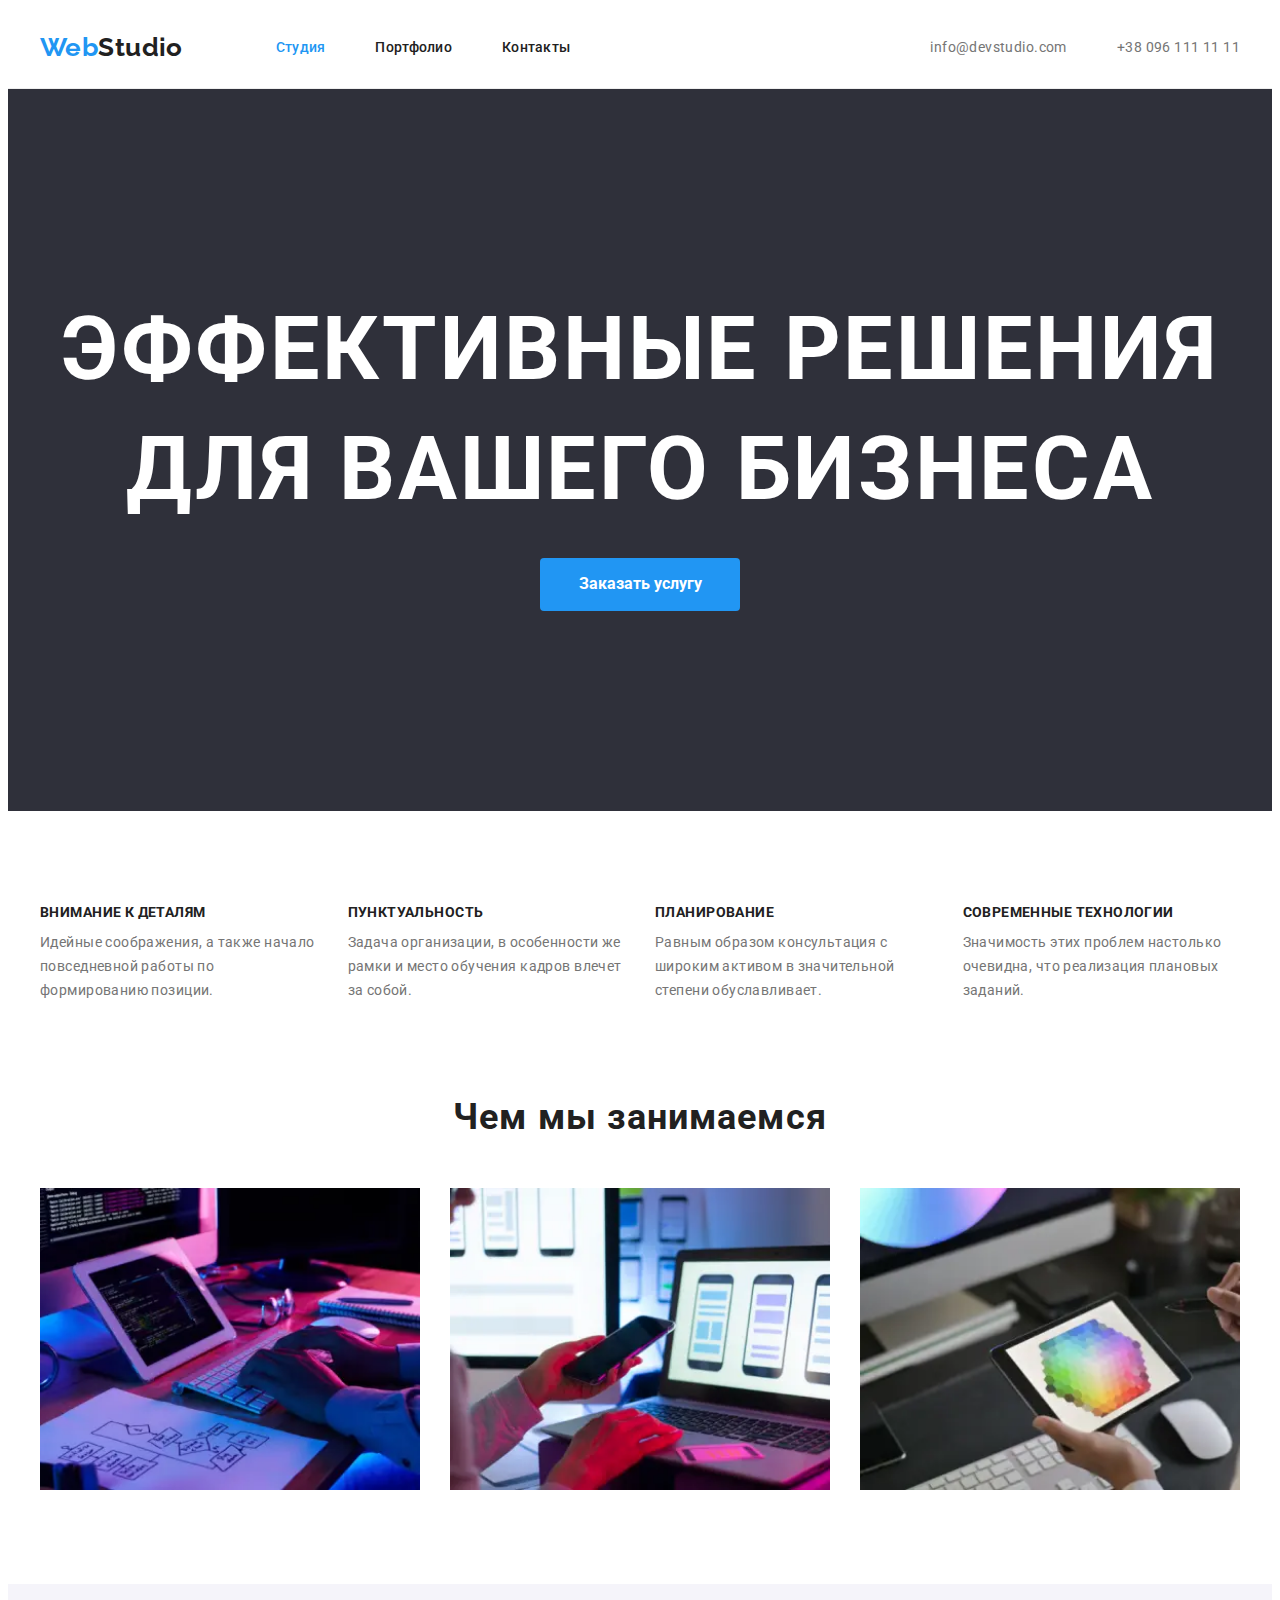
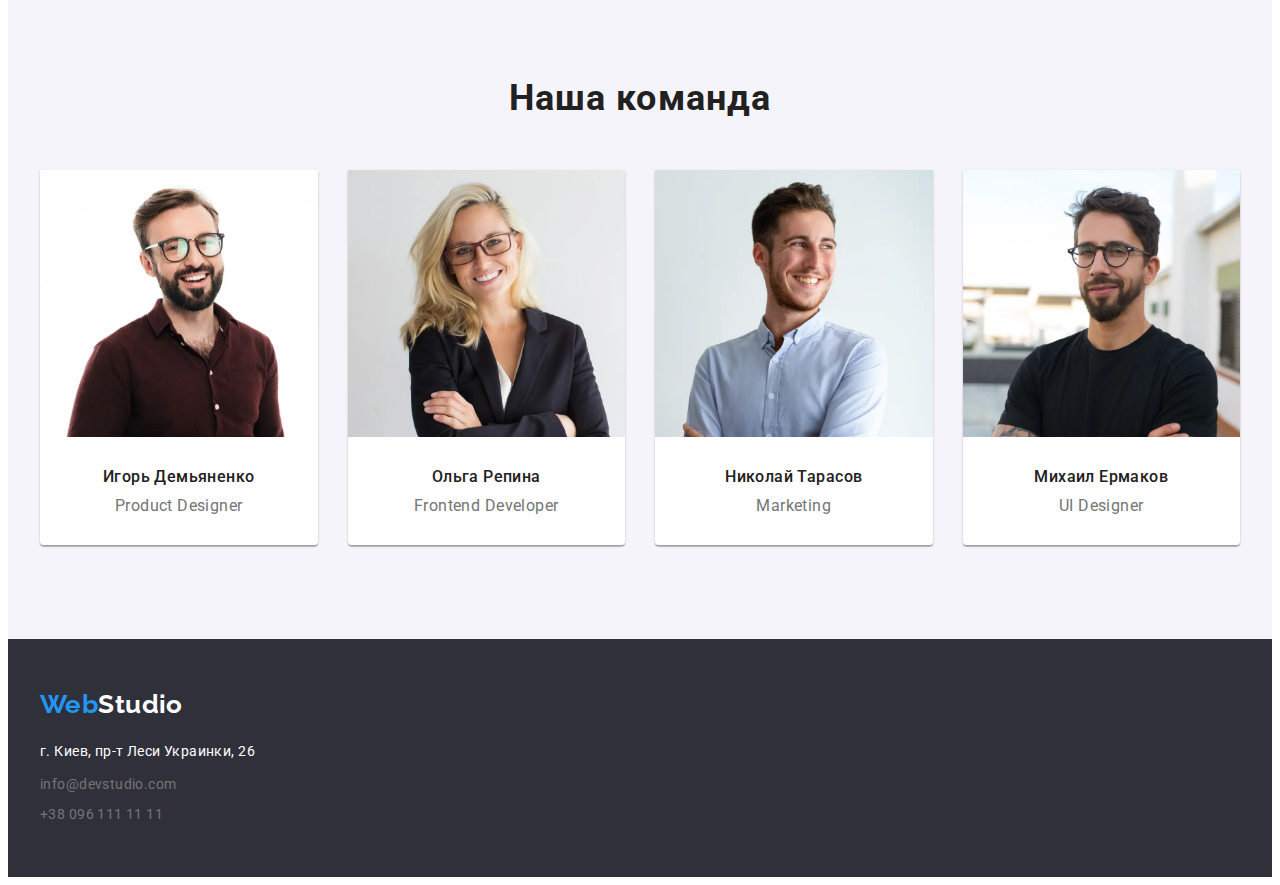
<file: index.html>
<!DOCTYPE html>
<html lang="ru">

<head>
	<meta charset="UTF-8" />
	<meta name="viewport" content="width=device-width, initial-scale=1.0" />
	<title>Piekharieva_HW3</title>
	<link rel="preconnect" href="https://fonts.googleapis.com">
	<link rel="preconnect" href="https://fonts.gstatic.com" crossorigin>
	<link
		href="https://fonts.googleapis.com/css2?family=Raleway:wght@700&family=Roboto:wght@400;500;700;900&display=swap"
		rel="stylesheet">
	<link rel="stylesheet" href="https://cdnjs.cloudflare.com/ajax/libs/modern-normalize/1.1.0/modern-normalize.min.css"
		integrity="sha512-wpPYUAdjBVSE4KJnH1VR1HeZfpl1ub8YT/NKx4PuQ5NmX2tKuGu6U/JRp5y+Y8XG2tV+wKQpNHVUX03MfMFn9Q=="
		crossorigin="anonymous" referrerpolicy="no-referrer" />
	<link rel="stylesheet" href="./css/styles.css">
	<link rel="" href="#">
</head>

<body>
	<header>
		<div class="header-container container">
			<nav class=" main-nav">
				<a href="./" lang="en" class="logo"> <span class="logo-color">Web</span>Studio</a>
				<ul class="site-nav list">
					<li class="item"><a href="./index.html" class="nav-link  current-link">Студия</a></li>
					<li class="item"><a href="./portfolio.html" class="nav-link">Портфолио</a></li>
					<li class="item"><a href="#" class="nav-link">Контакты</a></li>
				</ul>
			</nav>
			<!-- Контакты-->
			<ul class="contacts-list">
				<li class="item"><a href="mailto:info@devstudio.com" class="contacts-link"> info@devstudio.com</a>
				</li>
				<li class="item"><a href="tel:+380961111111" class="contacts-link">+38 096 111 11 11</a>
				</li>
			</ul>
		</div>


	</header>

	<main>
		<!--Секция герой-->

		<section class="hero-section">
			<div class="container">
				<h1 class="hero-title">Эффективные решения <br> для вашего бизнеса</h1>
				<button name="button" class="hero-button">Заказать услугу</button>
			</div>
		</section>

		<!-- Наши преимущества-->

		<section class="section">
			<div class="container">
				<h2 class="visually-hidden"> Наши преимущества</h2>
				<!--для ассистивных технологий, потом скрыть в CSS -->
				<ul class="features-list">
					<li class="item">
						<h3 class="features-title">Внимание к деталям</h3>
						<p class="features-text">Идейные соображения, а также начало повседневной работы по формированию
							позиции.
						</p>
					</li>
					<li class="item">
						<h3 class="features-title">Пунктуальность</h3>
						<p class="features-text">Задача организации, в особенности же рамки и место обучения кадров
							влечет за
							собой.
						</p>
					</li>
					<li class="item">
						<h3 class="features-title">Планирование</h3>
						<p class="features-text">Равным образом консультация с широким активом в значительной степени
							обуславливает.
						</p>
					</li>
					<li class="item">
						<h3 class="features-title">Современные технологии</h3>
						<p class="features-text">Значимость этих проблем настолько очевидна, что реализация плановых
							заданий.</p>
					</li>
				</ul>
			</div>

		</section>

		<!--Чем мы занимаемся-->
		<section class="work-section  section">
			<div class="container">
				<h2 class="section-title">Чем мы занимаемся</h2>
				<ul class="work-section-list">
					<li class="item">
						<img src="./images/box1.webp" alt="руки на клавиатуре перед монитором" width=370 height=294>
					</li>
					<li class="item">
						<img src="./images/box2.webp" alt="женские руки держат телефон перед ноутбуком" width=370
							height=294>
					</li>
					<li class="item">
						<img src="./images/box3.webp" alt="руки держат планшет с цветовой палитрой и стилус" width=370
							height=294>
					</li>
				</ul>
			</div>

		</section>

		<!--Наша команда-->
		<section class="team-section section">
			<div class="container">
				<h2 class="section-title">Наша команда</h2>
				<ul class="team-list">
					<li class="item">
						<img src="./images/img.webp" alt="Улыбающийся мужчина с бородой и в очках" width=270 height=260>
						<div class="team-description">
							<h3 class="team-title">Игорь Демьяненко</h3>
							<p lang=en class="team-text"> Product Designer </p>
						</div>
					</li>
					<li class="item">
						<img src="./images/img1.webp" alt="Фото девушки в черном пиджаке и очках" width=270 height=260>
						<div class="team-description">
							<h3 class="team-title">Ольга Репина</h3>
							<p lang=en class="team-text">Frontend Developer</p>
						</div>
					</li>
					<li class="item">
						<img src="./images/img2.webp" alt="Фото мужчины со щетиной в белой рубашке" width=270
							height=260>
						<div class="team-description">
							<h3 class="team-title">Николай Тарасов</h3>
							<p lang=en class="team-text">Marketing</p>
						</div>
					</li>
					<li class="item">
						<img src="./images/img3.webp" alt="Мужчина с бородой в очках и черной футболке" width=270
							height=260>
						<div class="team-description">
							<h3 class="team-title">Михаил Ермаков</h3>
							<p lang=en class="team-text">UI Designer</p>
						</div>
					</li>
				</ul>
			</div>

		</section>


	</main>


	<footer class="footer">
		<div class="container">
			<a href="./" lang="en" class="footer-logo"> <span class="logo-color">Web</span>Studio</a>
			<address class="address">
				<ul class="address-list">
					<li class="address-item">г. Киев, пр-т Леси Украинки, 26</li>
					<li class="contact-list-item"><a href="mailto:info@devstudio.com" class="contacts-link">
							info@devstudio.com</a>
					</li>
					<li class="contact-list-item"><a href="tel:+380961111111" class="contacts-link">+38 096 111 11
							11</a>
					</li>
				</ul>
			</address>
		</div>

	</footer>

</body>

</html>
</file>
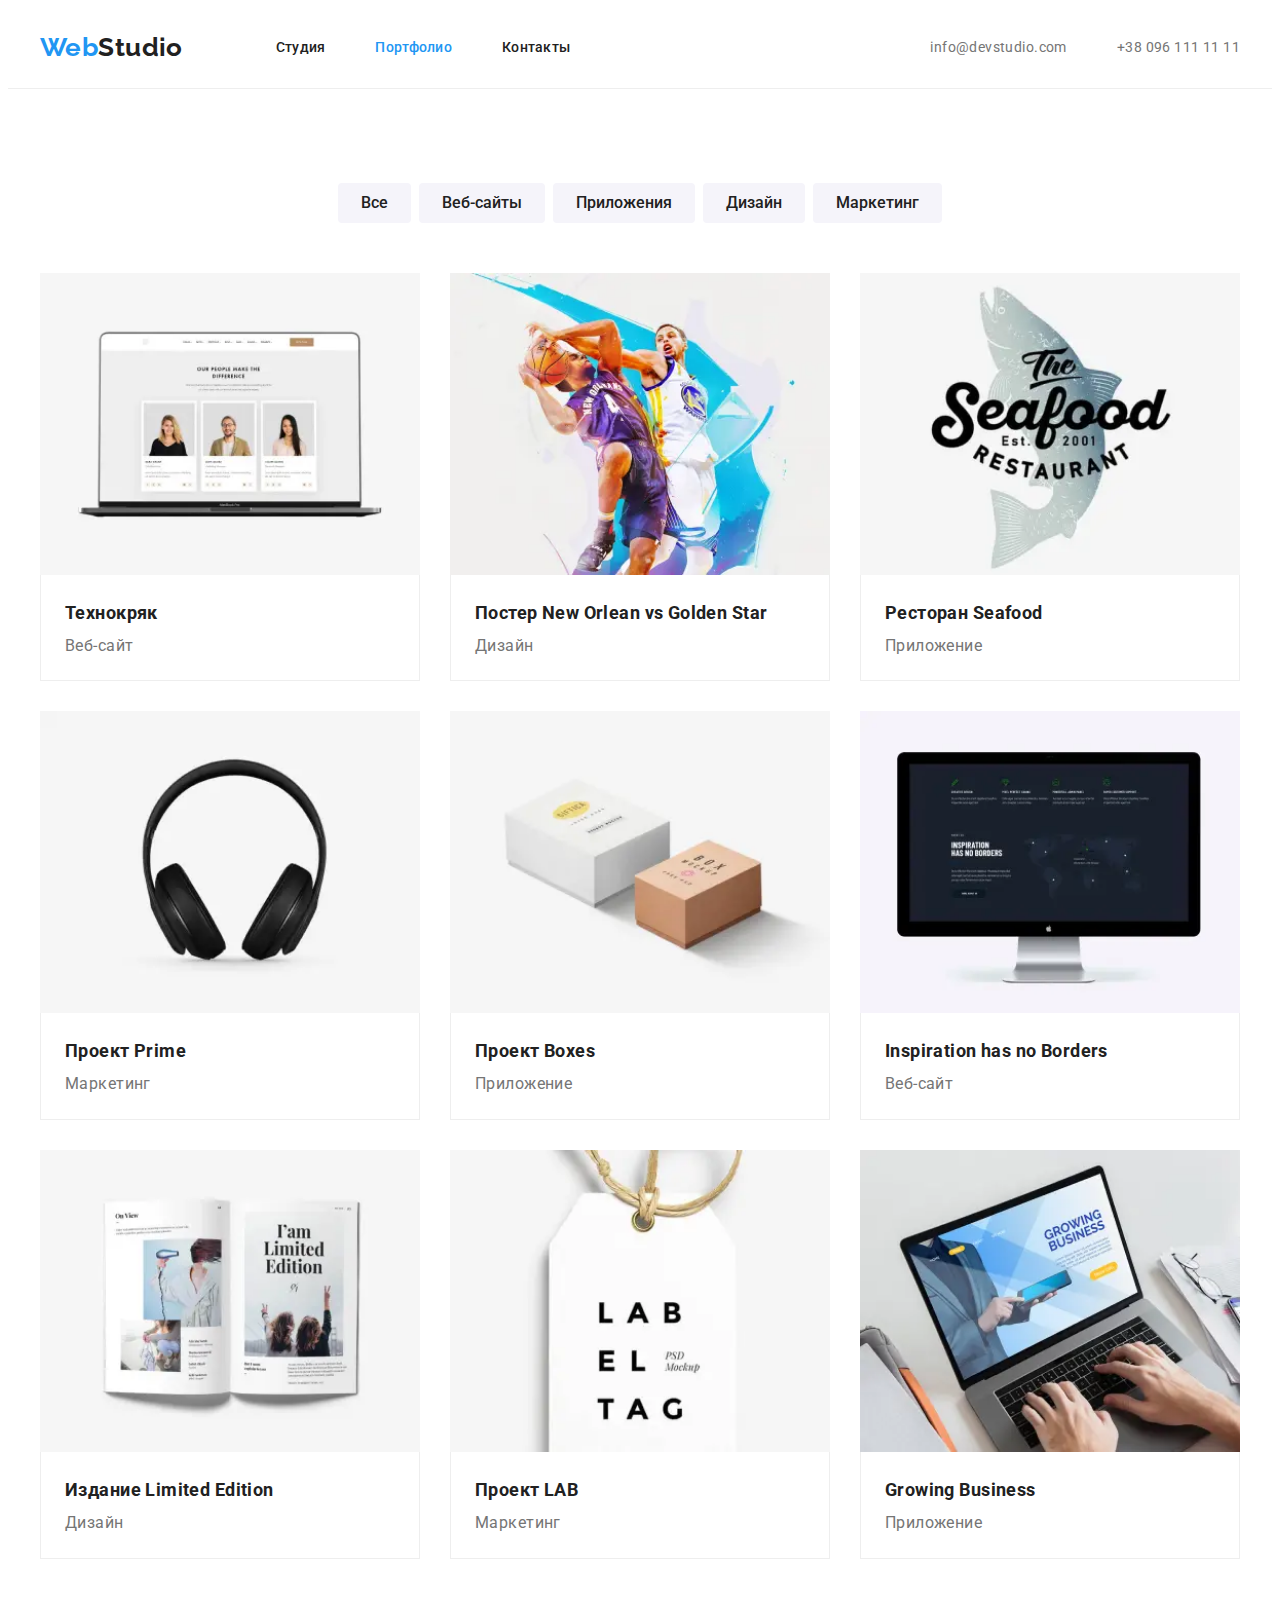
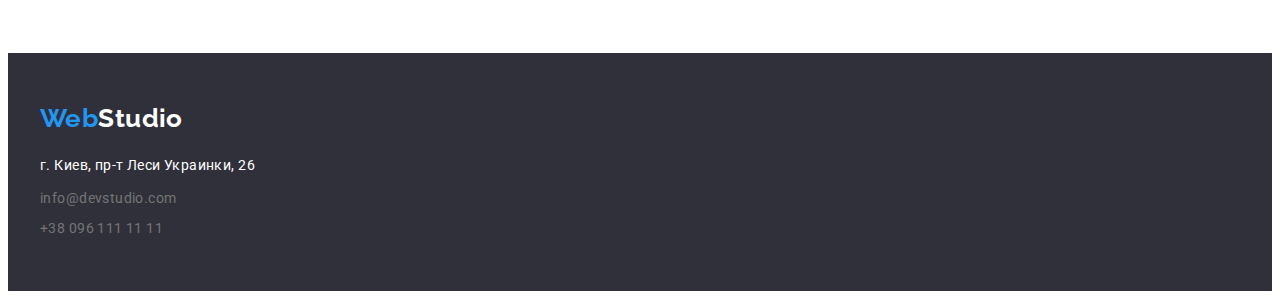
<file: portfolio.html>
<!DOCTYPE html>
<html lang="ru">

<head>
    <meta charset="UTF-8" />
    <meta name="viewport" content="width=device-width, initial-scale=1.0" />
    <title>Piekharieva_HW3</title>
    <link
        href="https://fonts.googleapis.com/css2?family=Raleway:wght@700&family=Roboto:wght@400;500;700;900&display=swap"
        rel="stylesheet">
    <link rel="stylesheet" href="https://cdnjs.cloudflare.com/ajax/libs/modern-normalize/1.1.0/modern-normalize.min.css"
        integrity="sha512-wpPYUAdjBVSE4KJnH1VR1HeZfpl1ub8YT/NKx4PuQ5NmX2tKuGu6U/JRp5y+Y8XG2tV+wKQpNHVUX03MfMFn9Q=="
        crossorigin="anonymous" referrerpolicy="no-referrer" />
    <link rel="stylesheet" href="./css/styles.css">
</head>

<body>
    <!-- Шапка страницы -->
    <header>
        <div class="header-container container ">
            <nav class=" main-nav">
                <a href="./" lang="en" class="logo"> <span class="logo-color">Web</span>Studio</a>
                <ul class="site-nav list">
                    <li class="item"><a href="./index.html" class="nav-link">Студия</a></li>
                    <li class="item"><a href="./portfolio.html" class="nav-link  current-link">Портфолио</a></li>
                    <li class="item"><a href="#" class="nav-link">Контакты</a></li>
                </ul>
            </nav>
            <!-- Контакты-->
            <ul class="contacts-list">
                <li class="item"><a href="mailto:info@devstudio.com" class="contacts-link"> info@devstudio.com</a>
                </li>
                <li class="item"><a href="tel:+380961111111" class="contacts-link">+38 096 111 11 11</a>
                </li>
            </ul>
        </div>


    </header>

    <main>

        <section class="portfolio-section section">

            <div class="container">
                <h1 class="visually-hidden"> Портфолио</h1> <!-- Скрыть в css -->

                <!--Кнопки сортировки портфолио-->
                <ul class="filter">
                    <li class="item"><button type="button" class="filter-button">Все</button></li>
                    <li class="item"><button type="button" class="filter-button">Веб-сайты</button></li>
                    <li class="item"><button type="button" class="filter-button">Приложения</button></li>
                    <li class="item"><button type="button" class="filter-button">Дизайн</button></li>
                    <li class="item"><button type="button" class="filter-button">Маркетинг</button></li>
                </ul>

                <!-- Примеры работ -->


                <ul class="work-exemples-list">
                    <li class="item">
                        <a href="#" class="work-exemples-link"><img src="./images/portfolio1.webp"
                                alt="ноутбук с карточками людей на экране" width=370 height=294>
                            <div class="card-description">
                                <h2 class="work-exemples-title">Технокряк</h2>
                                <p class="work-exemples-text">Веб-сайт</p>
                            </div>
                        </a>

                    </li>
                    <li class="item">
                        <a href="#" class="work-exemples-link"> <img src="./images/portfolio2.webp"
                                alt="два баскетболиста с мячом в прыжке " width=370 height=294>
                            <div class="card-description">
                                <h2 class="work-exemples-title">Постер New Orlean vs Golden Star</h2>
                                <p class="work-exemples-text">Дизайн</p>
                            </div>
                        </a>
                    </li>
                    <li class="item">
                        <a href="#" class="work-exemples-link"> <img src="./images/portfolio3.webp"
                                alt="логотип ресторана на фоне рыбы" width=370 height=294>
                            <div class="card-description">
                                <h2 class="work-exemples-title">Ресторан Seafood</h2>
                                <p class="work-exemples-text">Приложение</p>
                            </div>
                        </a>
                    </li>
                    <li class="item">
                        <a href="#" class="work-exemples-link"> <img src="./images/portfolio4.webp"
                                alt="черные наушники" width=370 height=294>
                            <div class="card-description">
                                <h2 class="work-exemples-title">Проект Prime</h2>
                                <p class="work-exemples-text">Маркетинг</p>
                            </div>
                        </a>
                    </li>
                    <li class="item">
                        <a href="#" class="work-exemples-link"> <img src="./images/portfolio5.webp"
                                alt="Две коробки белая и коричневая" width=370 height=294>
                            <div class="card-description">
                                <h2 class="work-exemples-title">Проект Boxes</h2>
                                <p class="work-exemples-text">Приложение</p>
                            </div>
                        </a>
                    </li>
                    <li class="item">
                        <a href="#" class="work-exemples-link"> <img src="./images/portfolio6.webp"
                                alt="монитор с открытм сайтом" width=370 height=294>
                            <div class="card-description">
                                <h2 lang="en" class="work-exemples-title">Inspiration has no Borders</h2>
                                <p class="work-exemples-text">Веб-сайт</p>
                            </div>
                        </a>

                    </li>
                    <li class="item">
                        <a href="#" class="work-exemples-link"> <img src="./images/portfolio7.webp"
                                alt="открытая книга с фотографиями и подписями к ним" width=370 height=294>
                            <div class="card-description">
                                <h2 class="work-exemples-title">Издание Limited Edition</h2>
                                <p class="work-exemples-text">Дизайн</p>
                            </div>
                        </a>
                    </li>
                    <li class="item">
                        <a href="#" class="work-exemples-link"> <img src="./images/portfolio8.webp"
                                alt=" бирка с названием" width=370 height=294>
                            <div class="card-description">
                                <h2 class="work-exemples-title">Проект LAB</h2>
                                <p class="work-exemples-text">Маркетинг</p>
                            </div>
                        </a>

                    </li>
                    <li class="item">
                        <a href="#" class="work-exemples-link"><img src="./images/portfolio9.webp"
                                alt="монитор ноутбука с запущенным приложение" width=370 height=294>
                            <div class="card-description">
                                <h2 lang=en class="work-exemples-title">Growing Business</h2>
                                <p class="work-exemples-text">Приложение</p>
                            </div>
                        </a>
                    </li>
                </ul>
            </div>

        </section>

    </main>

    <!-- Футер -->
    <footer class="footer">
        <div class="container footer-container">
            <a href="./" lang="en" class="footer-logo"> <span class="logo-color">Web</span>Studio</a>
            <address class="address">
                <ul class="address-list">
                    <li class="address-item">г. Киев, пр-т Леси Украинки, 26</li>
                    <li class="contact-list-item"><a href="mailto:info@devstudio.com" class="contacts-link">
                            info@devstudio.com</a>
                    </li>
                    <li class="contact-list-item"><a href="tel:+380961111111" class="contacts-link">+38 096 111 11
                            11</a>
                    </li>
                </ul>
            </address>
        </div>
    </footer>

</body>

</html>
</file>
<file: css/styles.css>
:root {
  --title-color: #212121;
  --main-text-color: #757575;
  --accent-color: #2196f3;
  --accent-text-color: #ffffff;
  --accent-backgraund: #f5f4fa;
  --hero-button-hover: #188ce8;
  --dark-background-collor: #2f303a;
  --background-color: #ffffff;
  --border-color: #eeeeee;
}

body {
  font-family: "Roboto", sans-serif;
  font-size: 14px;
  line-height: 1.71;
  letter-spacing: 0.03em;
  color: var(--main-text-color);
  background-color: var(--background-color);
  }
ul {
  list-style: none;
  margin: 0;
  padding: 0;
}

h1,
h2,
h3,
p{
  margin: 0;
  padding: 0;
}

.visually-hidden {
  position: absolute;
  clip: rect(0 0 0 0);
  width: 1px;
  height: 1px;
  margin: -1px;
}

.container{
  width: 1200px;
  margin: 0 auto;
  padding: 0px 8px; 
}
.section{
  padding: 94px 0;
}


/* Логтип */
.logo {
  margin-right: 93px;
  font-family: Raleway;
  font-weight: 700;
  font-size: 26px;
  line-height: 1.2;
  text-decoration: none;
  color: var(--title-color);
}
.logo-color {
  color: var(--accent-color);
}

/* Навигация сайта*/

header{
 height: 80px;
 border-bottom: 1px solid var(--border-color);
}
.header-container{
  display: flex;
  align-items: center;
  height: 100%;
}
.main-nav{
  display: flex;
  align-items: center;
}
.site-nav{
  display: flex;
}
.nav-link {
  font-weight: 500;
  font-size: 14px;
  line-height: 1.14;
  letter-spacing: 0.02em;
  padding:  8px 0px;
  text-decoration: none;
  color: var(--title-color);
}
.current-link {
  color: var(--accent-color);
}
.nav-link:hover,
.nav-link:focus {
  color: var(--accent-color);
}
.site-nav .item:not(:last-child){
  margin-right: 50px;
}

/* Контакты */
.contacts-list{
  display: flex;
  margin-left: auto;
}
.contacts-link {
  color: var(--main-text-color);
  text-decoration: none;
}
.contacts-link:hover,
.contacts-link:focus {
  color: var(--accent-color);
}
.contacts-list .item:not(:last-child){
  margin-right: 50px;
}

/* Заголовки */
.section-title {
  margin-bottom: 50px;
  font-weight: 700px;
  font-size: 36px;
  line-height: 1.16;
  text-align: center;
  letter-spacing: 0.03em;
  color: var(--title-color);
}

/* Секция герой */


.hero-section {
  padding: 200px 0;

  font-weight: 900;
  font-size: 44px;
  line-height: 1.36;
  text-align: center;
  letter-spacing: 0.06em;
  text-transform: uppercase;
  background-color: var(--dark-background-collor);
}

.hero-title {
  margin-bottom: 30px;
  color: var(--accent-text-color);
}

.hero-button {
  display: block;
  padding: 10px 32px;
  margin: 0 auto;


  font-family: inherit;
  font-weight: 700;
  font-size: 16px;
  line-height: 1.9;
  cursor: pointer;
   border-radius: 4px;
  border: 1px solid transparent ;
  min-width: 200px;
  color: var(--accent-text-color);
  background-color: var(--accent-color);
}
.hero-button:hover,
.hero-button:focus {
  background-color: var(--hero-button-hover);
}

/* Наша команда */
.team-list{
  display: flex;
}
.team-list img{
  display: block;
  width: 100%;
  height: auto;
}
.team-list .item{
    flex-basis: calc((100% - 90px) / 4);
    border-radius: 0px 0px 4px 4px;
    overflow: hidden;
    box-shadow: 0px 1px 3px rgba(0, 0, 0, 0.12), 0px 1px 1px rgba(0, 0, 0, 0.14), 0px 2px 1px rgba(0, 0, 0, 0.2);
}
.team-list .item:not(:last-child){
margin-right: 30px;
}

.team-description{
 
  text-align: center;
  padding: 30px 0;
  background-color: var(--background-color);
}
.team-section {
  background-color: var(--accent-backgraund);
} 
 .team-title {
  margin-bottom: 10px;

  font-weight: 500;
  font-size: 16px;
  line-height: 1.19;
  color: var(--title-color);
}
.team-text {
  font-size: 16px;
  line-height: 1.19;
}

/* Наши преимущества */

.features-list{
  display: flex;

}

.features-list .item{
  flex-basis: calc((100% - 90px) / 4);
}
.features-list .item:not(:last-child){
   margin-right: 30px;
}

.features-title {
  margin-bottom: 10px;

  font-family: Roboto;
  font-weight: 700;
  font-size: 14px;
  line-height: 1.14;
  letter-spacing: 0.03em;
  text-transform: uppercase;
  color: var(--title-color);
  }


/* Чем мы занимаемся */
.work-section{
  padding-top: 0px;
}

.work-section-list {
  display: flex;
}
.work-section-list .item{
   flex-basis: calc((100% - 60px) / 3)
}
.work-section-list .item:not(:last-child){
  margin-right: 30px;
}
.work-section-list img{
  display: block;
   width: 100%;
  height: auto;
}

/* Кнопка фильтр */

.filter{

display: flex;
justify-content: center;
  margin-bottom: 50px;
}

.filter-button{

  padding: 6px 22px;

  font-family: inherit;
  font-weight: 500;
  font-size: 16px;
  line-height: 1.6;
  cursor: pointer;
  border-radius: 4px;
  border: 1px solid transparent ;
  color: var(--title-color);
  background-color: var(--accent-backgraund);
}
.filter .item:not(:last-child){
margin-right: 8px;;
} 


.filter-button:focus,
.filter-button:hover {
  color: var(--accent-text-color);
  background-color: var(--accent-color);
}

/* Примеры работ */

.work-exemples-list{
  display: flex;
  flex-wrap: wrap;
}
.work-exemples-title {
  font-weight: 700;
  font-size: 18px;
  line-height: 2;
  color: var(--title-color);
}

.work-exemples-link img{
  display: block;
  width: 100%;
  height: auto;
}
.work-exemples-link {
  display: block;

  text-decoration: none;
  color: inherit;
}
.work-exemples-text {
  font-size: 16px;
  line-height: 1.87;
}

.work-exemples-list .item{
 flex-basis: calc((100% - 60px) / 3);
 margin-right: 30px;
 margin-bottom: 30px;
}

.work-exemples-list .item:nth-child(3n){
  margin-right: 0px;
}
.work-exemples-list .item:nth-last-child(-n+3){
  margin-bottom: 0px;
}


.card-description{
 text-align: start;
  padding: 20px 24px;
  border:1px solid #eeeeee;
  border-top:0px;

}

/* Футер */
.footer{
  padding-top: 50px;
  padding-bottom: 50px;
}

.footer {
  background-color: var(--dark-background-collor);
}
.footer-logo{
  display: inline-block;
  margin-bottom: 20px;
  font-family: Raleway;
  font-weight: 700;
  font-size: 26px;
  line-height: 1.2;
  text-decoration: none;
  color: var(--accent-text-color);
}

.address-list {
  text-decoration: none;
  color: var(--accent-text-color);
}
address {
  font-style: normal;
}
.address-item{
  margin-bottom: 9px;
}

.contact-item {
  text-decoration: none;
  color: var(--main-text-color);
}

.contact-list-item:not(:last-child){
  margin-bottom: 6px;
}
</file>
